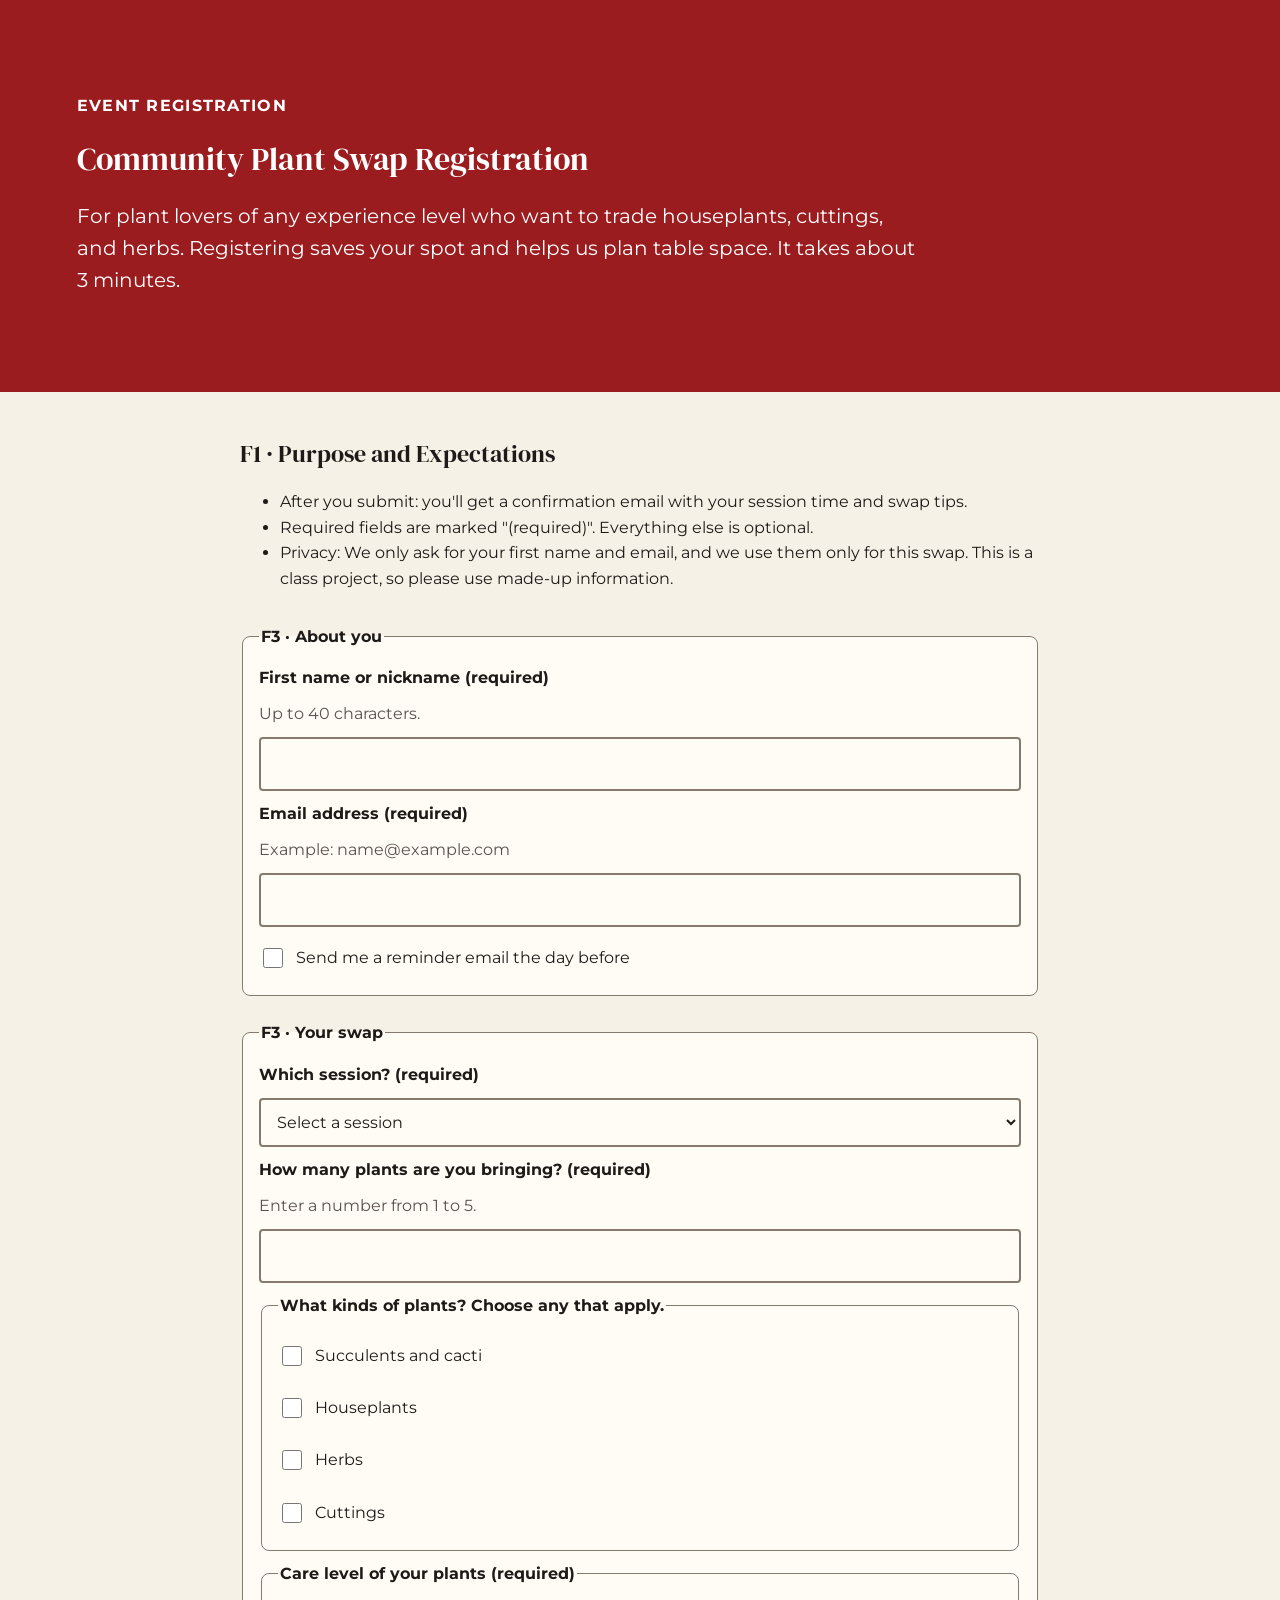
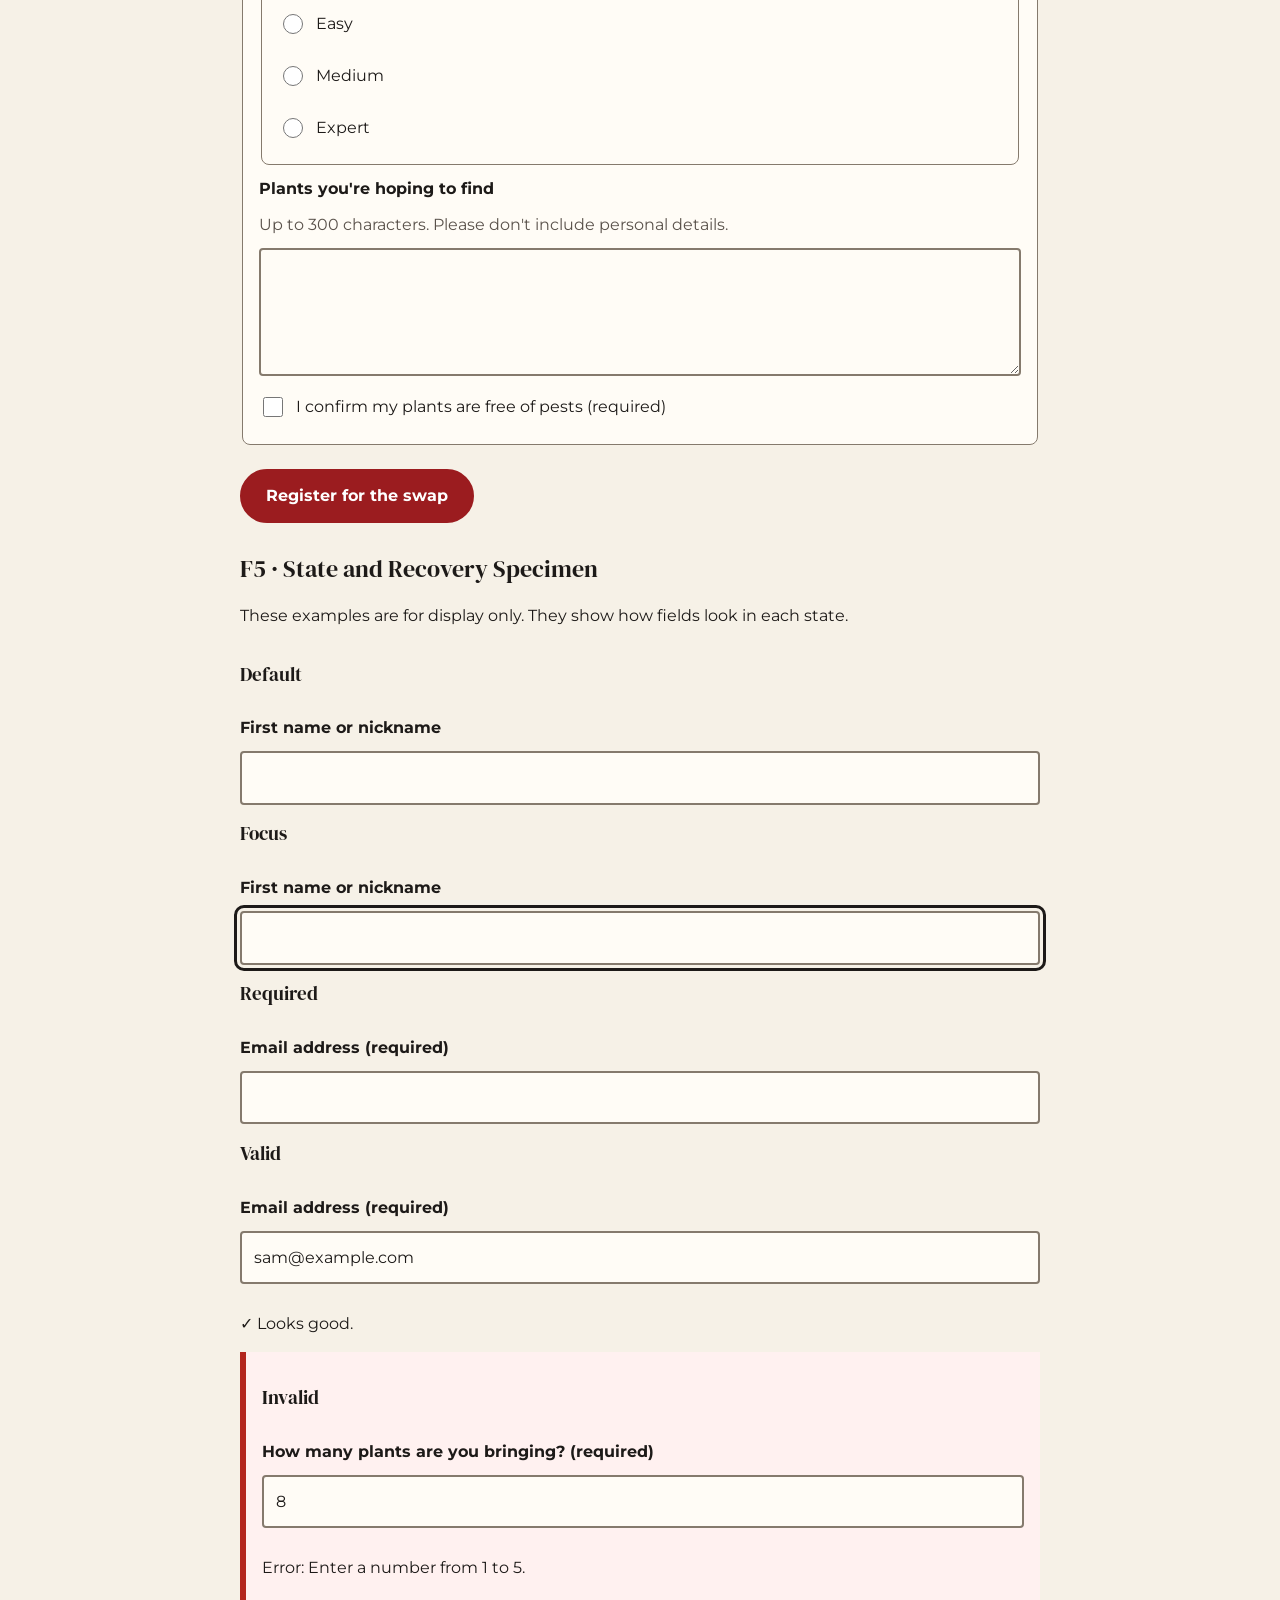
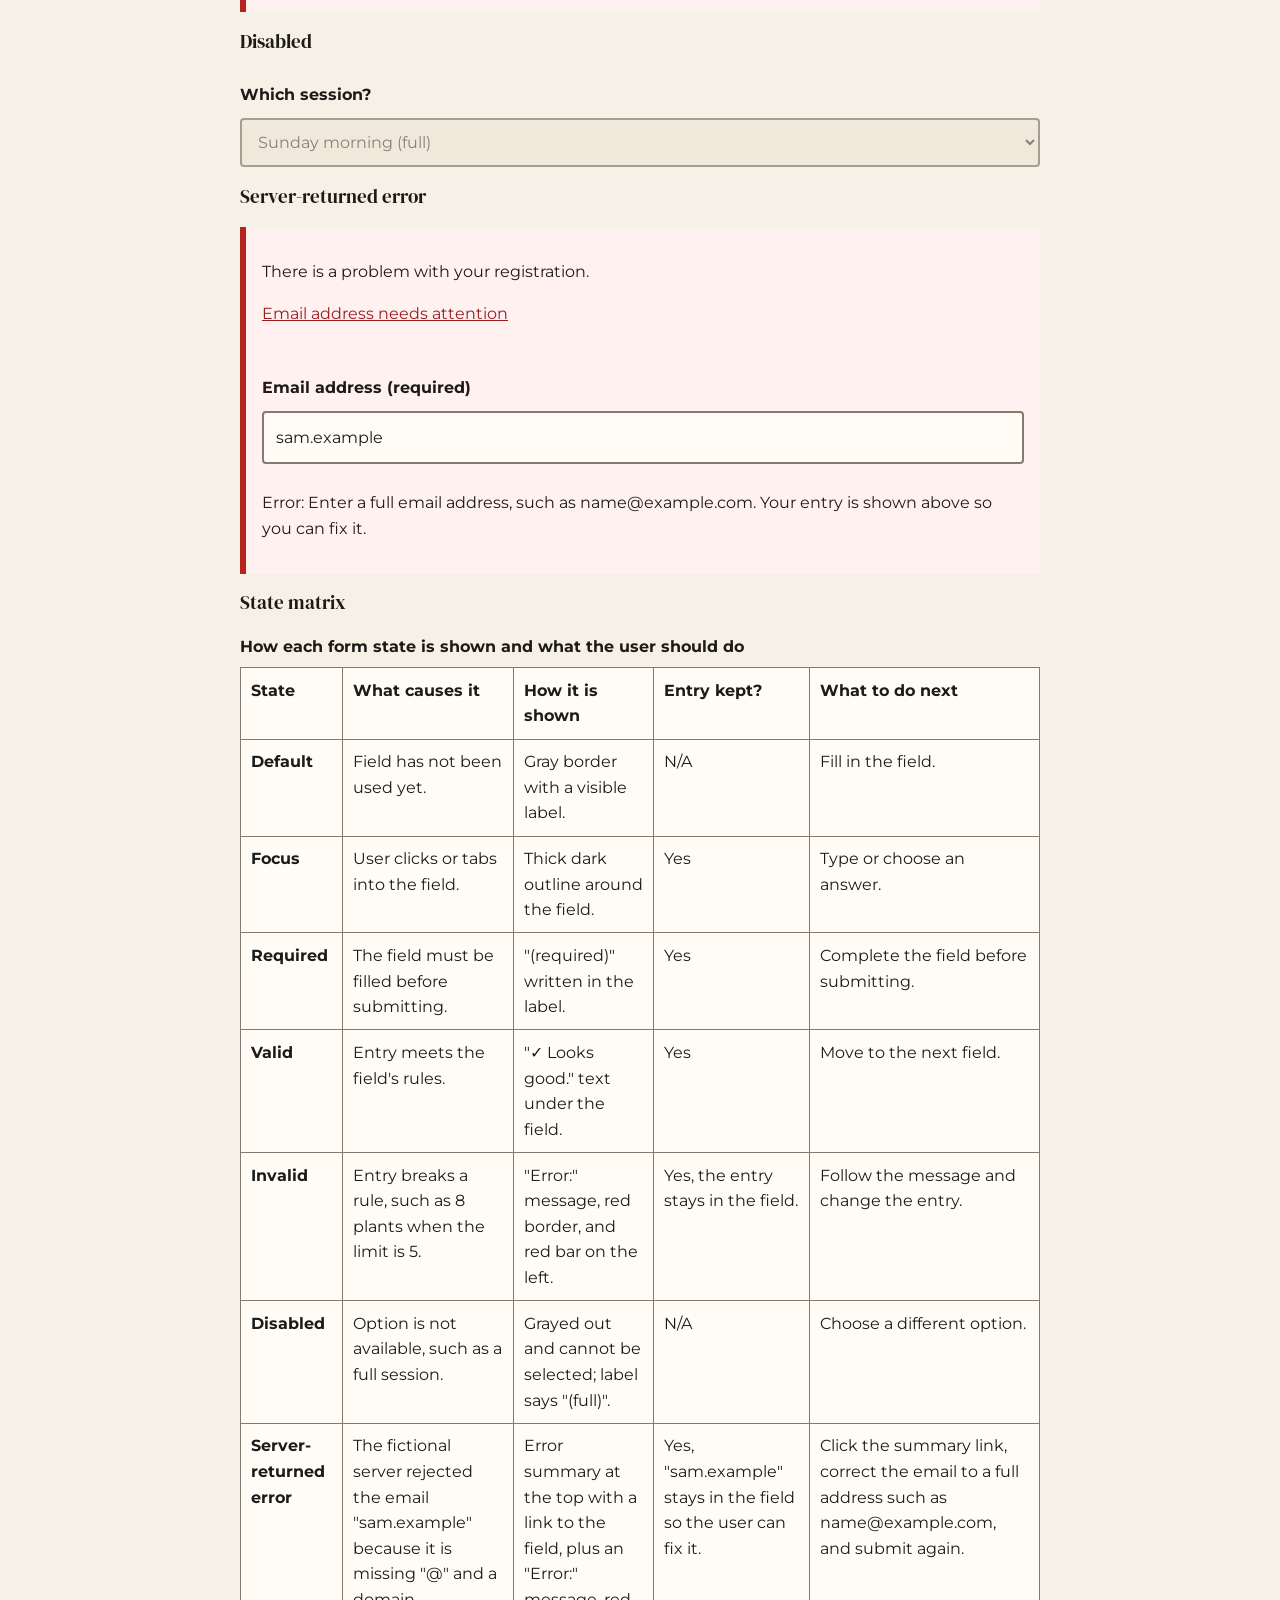
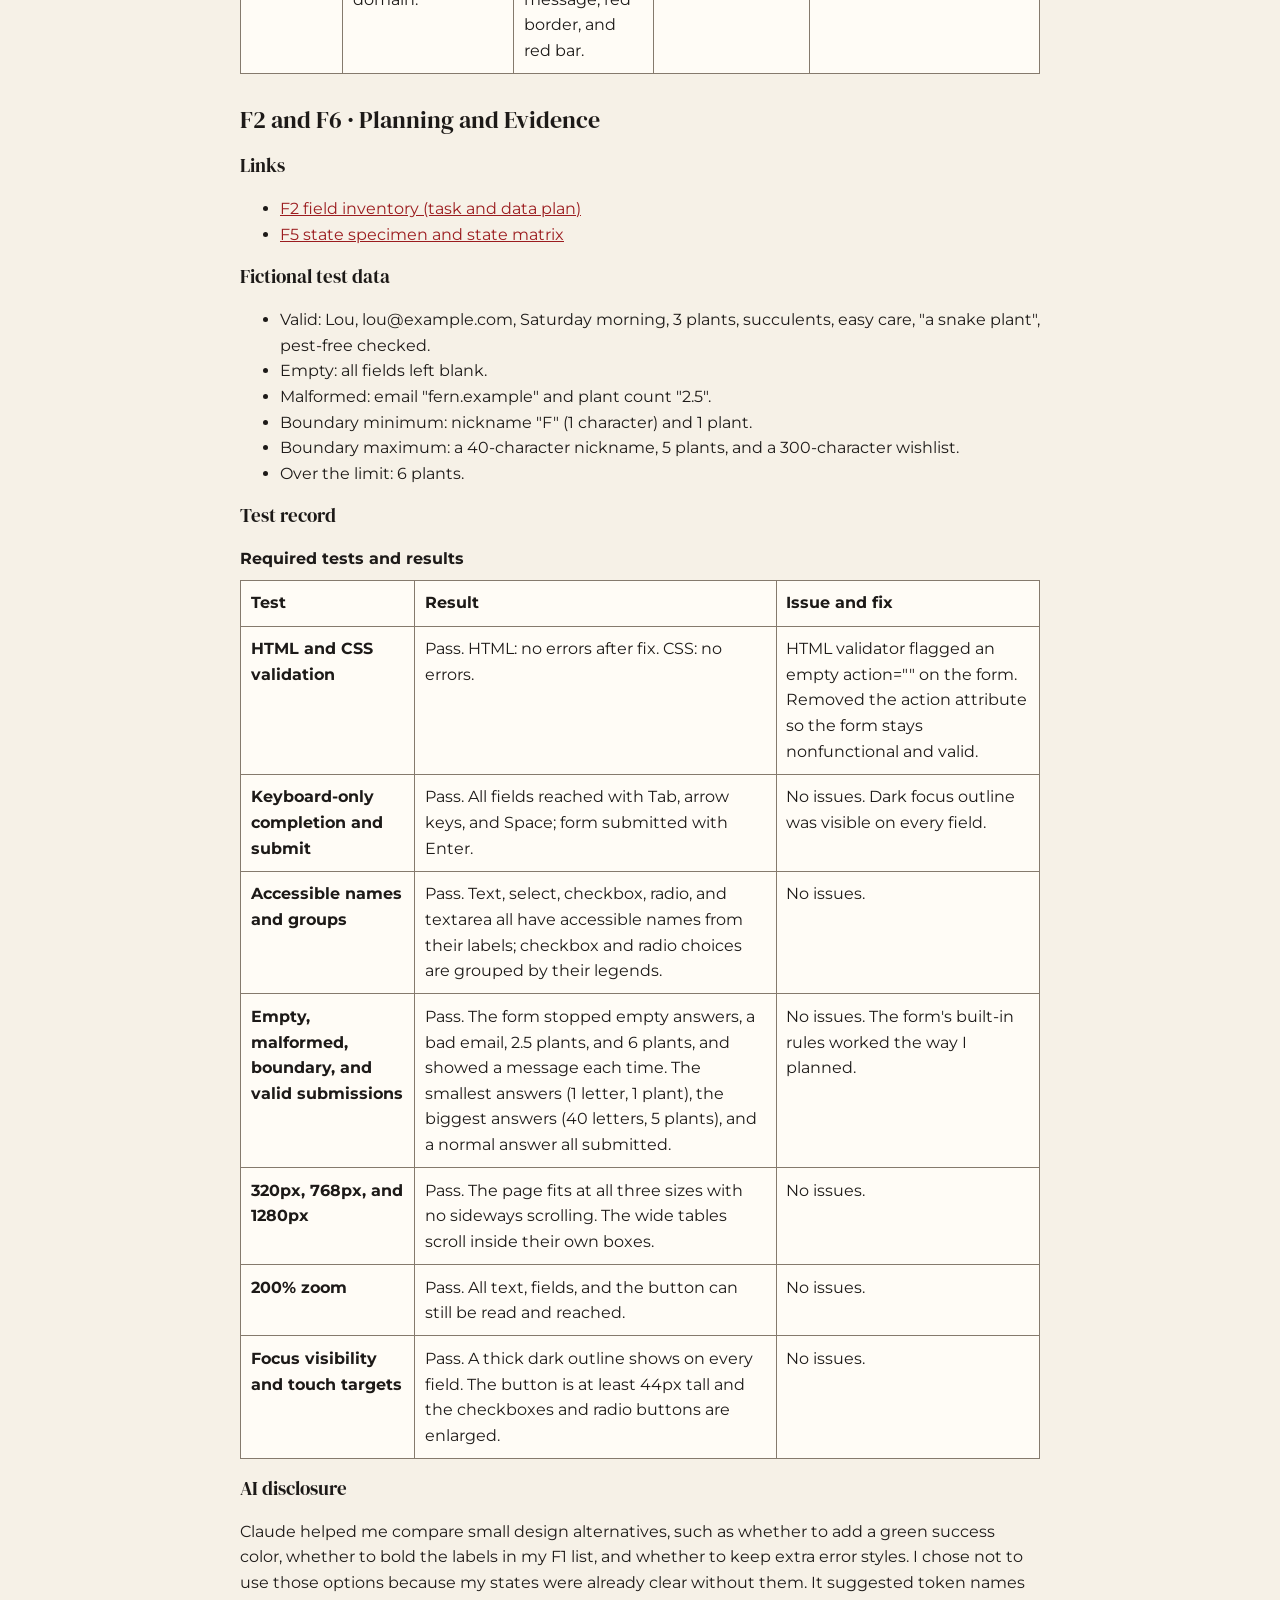
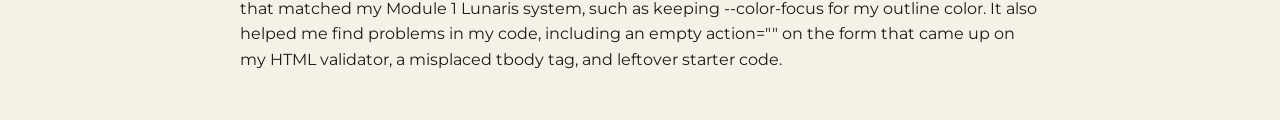
<file: index.html>
<!doctype html>
<html lang="en">

<head>
    <meta charset="utf-8">
    <meta name="viewport" content="width=device-width,initial-scale=1">
    <title>Plant Swap Registration</title>
    <link rel="preconnect" href="https://fonts.googleapis.com">
    <link rel="preconnect" href="https://fonts.gstatic.com" crossorigin>
    <link
        href="https://fonts.googleapis.com/css2?family=DM+Serif+Display&amp;family=Montserrat:wght@400;700&amp;display=swap"
        rel="stylesheet">
    <link rel="stylesheet" href="styles.css">
</head>

<body>
    <header class="page-header">
        <p class="eyebrow">Event Registration</p>
        <h1>Community Plant Swap Registration</h1>
        <p class="lede">For plant lovers of any experience level who want to trade houseplants, cuttings, and herbs.
            Registering saves your spot and helps us plan table space. It takes about 3 minutes.</p>
    </header>
    <main>
        <section id="expectations">
            <h2>F1 · Purpose and Expectations</h2>
            <ul>
                <li>After you submit: you'll get a confirmation email with your session time and swap tips.</li>
                <li>Required fields are marked "(required)". Everything else is optional.</li>
                <li>Privacy: We only ask for your first name and email, and we use them only for this swap. This is a
                    class project, so please use made-up information.</li>
            </ul>
        </section>
        <form method="get">
            <fieldset>
                <legend>F3 · About you</legend>
                <div class="field">
                    <label for="nickname">First name or nickname (required)</label>
                    <p class="help" id="nickname-help">Up to 40 characters.</p>
                    <input id="nickname" name="nickname" type="text" autocomplete="given-name" maxlength="40" required
                        aria-describedby="nickname-help">
                </div>
                <div class="field">
                    <label for="email">Email address (required)</label>
                    <p class="help" id="email-help">Example: name@example.com</p>
                    <input id="email" name="email" type="email" autocomplete="email" required
                        aria-describedby="email-help">
                </div>

                <label class="choice">
                    <input type="checkbox" name="reminder" value="yes"> Send me a reminder email the day before
                </label>
            </fieldset>


            <fieldset>
                <legend>F3 · Your swap</legend>

                <div class="field">
                    <label for="session">Which session? (required)</label>
                    <select id="session" name="session" required>
                        <option value="">Select a session</option>
                        <option value="sat-am">Saturday morning</option>
                        <option value="sat-pm">Saturday afternoon</option>
                        <option value="sun-am">Sunday morning</option>
                    </select>
                </div>

                <div class="field">
                    <label for="plant-count">How many plants are you bringing? (required)</label>
                    <p class="help" id="plant-count-help">Enter a number from 1 to 5.</p>
                    <input id="plant-count" name="plant_count" type="number" inputmode="numeric" min="1" max="5"
                        required aria-describedby="plant-count-help">
                </div>

                <fieldset>
                    <legend>What kinds of plants? Choose any that apply.</legend>
                    <label class="choice"><input type="checkbox" name="plant_types" value="succulents"> Succulents and
                        cacti</label>
                    <label class="choice"><input type="checkbox" name="plant_types" value="houseplants">
                        Houseplants</label>
                    <label class="choice"><input type="checkbox" name="plant_types" value="herbs"> Herbs</label>
                    <label class="choice"><input type="checkbox" name="plant_types" value="cuttings"> Cuttings</label>
                </fieldset>

                <fieldset>
                    <legend>Care level of your plants (required)</legend>
                    <label class="choice"><input type="radio" name="care_level" value="easy" required> Easy</label>
                    <label class="choice"><input type="radio" name="care_level" value="medium"> Medium</label>
                    <label class="choice"><input type="radio" name="care_level" value="expert"> Expert</label>
                </fieldset>

                <div class="field">
                    <label for="wishlist">Plants you're hoping to find</label>
                    <p class="help" id="wishlist-help">Up to 300 characters. Please don't include personal details.</p>
                    <textarea id="wishlist" name="wishlist" maxlength="300" aria-describedby="wishlist-help"></textarea>
                </div>

                <label class="choice">
                    <input type="checkbox" name="pest_free" value="confirmed" required> I confirm my plants are free of
                    pests (required)
                </label>
            </fieldset>
            <button type="submit">Register for the swap</button>
        </form>
        <section id="states">
            <h2>F5 · State and Recovery Specimen</h2>
            <p>These examples are for display only. They show how fields look in each state.</p>

            <div class="field">
                <h3>Default</h3>
                <label for="spec-default">First name or nickname</label>
                <input id="spec-default" type="text">
            </div>

            <div class="field">
                <h3>Focus</h3>
                <label for="spec-focus">First name or nickname</label>
                <input id="spec-focus" class="is-focus" type="text">
            </div>

            <div class="field">
                <h3>Required</h3>
                <label for="spec-required">Email address (required)</label>
                <input id="spec-required" type="email" required>
            </div>

            <div class="field field-valid">
                <h3>Valid</h3>
                <label for="spec-valid">Email address (required)</label>
                <input id="spec-valid" type="email" value="sam@example.com" aria-describedby="spec-valid-msg">
                <p id="spec-valid-msg">✓ Looks good.</p>
            </div>

            <div class="field field-error">
                <h3>Invalid</h3>
                <label for="spec-invalid">How many plants are you bringing? (required)</label>
                <input id="spec-invalid" type="number" value="8" aria-invalid="true"
                    aria-describedby="spec-invalid-msg">
                <p id="spec-invalid-msg">Error: Enter a number from 1 to 5.</p>
            </div>

            <div class="field">
                <h3>Disabled</h3>
                <label for="spec-disabled">Which session?</label>
                <select id="spec-disabled" disabled>
                    <option>Sunday morning (full)</option>
                </select>
            </div>

            <h3>Server-returned error</h3>
            <div class="error-summary">
                <p>There is a problem with your registration.</p>
                <p><a href="#error-example">Email address needs attention</a></p>
            </div>
            <div class="field field-error">
                <label for="error-example">Email address (required)</label>
                <input id="error-example" type="email" value="sam.example" aria-invalid="true"
                    aria-describedby="error-message">
                <p id="error-message">Error: Enter a full email address, such as name@example.com. Your entry is shown
                    above so you can fix it.</p>
            </div>

            <h3>State matrix</h3>
            <div class="table-region" role="region" aria-label="State matrix" tabindex="0">
                <table>
                    <caption>How each form state is shown and what the user should do</caption>
                    <thead>
                        <tr>
                            <th scope="col">State</th>
                            <th scope="col">What causes it</th>
                            <th scope="col">How it is shown</th>
                            <th scope="col">Entry kept?</th>
                            <th scope="col">What to do next</th>
                        </tr>
                    </thead>
                    <tbody>
                        <tr>
                            <th scope="row">Default</th>
                            <td>Field has not been used yet.</td>
                            <td>Gray border with a visible label.</td>
                            <td>N/A</td>
                            <td>Fill in the field.</td>
                        </tr>
                        <tr>
                            <th scope="row">Focus</th>
                            <td>User clicks or tabs into the field.</td>
                            <td>Thick dark outline around the field.</td>
                            <td>Yes</td>
                            <td>Type or choose an answer.</td>
                        </tr>
                        <tr>
                            <th scope="row">Required</th>
                            <td>The field must be filled before submitting.</td>
                            <td>"(required)" written in the label.</td>
                            <td>Yes</td>
                            <td>Complete the field before submitting.</td>
                        </tr>
                        <tr>
                            <th scope="row">Valid</th>
                            <td>Entry meets the field's rules.</td>
                            <td>"✓ Looks good." text under the field.</td>
                            <td>Yes</td>
                            <td>Move to the next field.</td>
                        </tr>
                        <tr>
                            <th scope="row">Invalid</th>
                            <td>Entry breaks a rule, such as 8 plants when the limit is 5.</td>
                            <td>"Error:" message, red border, and red bar on the left.</td>
                            <td>Yes, the entry stays in the field.</td>
                            <td>Follow the message and change the entry.</td>
                        </tr>
                        <tr>
                            <th scope="row">Disabled</th>
                            <td>Option is not available, such as a full session.</td>
                            <td>Grayed out and cannot be selected; label says "(full)".</td>
                            <td>N/A</td>
                            <td>Choose a different option.</td>
                        </tr>
                        <tr>
                            <th scope="row">Server-returned error</th>
                            <td>The fictional server rejected the email "sam.example" because it is missing "@" and
                                a domain.</td>
                            <td>Error summary at the top with a link to the field, plus an "Error:" message, red
                                border, and red bar.</td>
                            <td>Yes, "sam.example" stays in the field so the user can fix it.</td>
                            <td>Click the summary link, correct the email to a full address such as
                                name@example.com, and submit again.</td>
                        </tr>
                    </tbody>
                </table>
            </div>
        </section>
        <section id="documentation">
            <h2>F2 and F6 · Planning and Evidence</h2>

            <h3>Links</h3>
            <ul>
                <li><a href="field-inventory-template.html">F2 field inventory (task and data plan)</a></li>
                <li><a href="#states">F5 state specimen and state matrix</a></li>
            </ul>

            <h3>Fictional test data</h3>
            <ul>
                <li>Valid: Lou, lou@example.com, Saturday morning, 3 plants, succulents, easy care, "a snake plant",
                    pest-free checked.</li>
                <li>Empty: all fields left blank.</li>
                <li>Malformed: email "fern.example" and plant count "2.5".</li>
                <li>Boundary minimum: nickname "F" (1 character) and 1 plant.</li>
                <li>Boundary maximum: a 40-character nickname, 5 plants, and a 300-character wishlist.</li>
                <li>Over the limit: 6 plants.</li>
            </ul>

            <h3>Test record</h3>
            <div class="table-region" role="region" aria-label="Test record" tabindex="0">
                <table>
                    <caption>Required tests and results</caption>
                    <thead>
                        <tr>
                            <th scope="col">Test</th>
                            <th scope="col">Result</th>
                            <th scope="col">Issue and fix</th>
                        </tr>
                    </thead>
                    <tbody>
                        <tr>
                            <th scope="row">HTML and CSS validation</th>
                            <td>Pass. HTML: no errors after fix. CSS: no errors.</td>
                            <td>HTML validator flagged an empty action="" on the form. Removed the action attribute so
                                the form stays nonfunctional and valid.</td>
                        </tr>
                        <tr>
                            <th scope="row">Keyboard-only completion and submit</th>
                            <td>Pass. All fields reached with Tab, arrow keys, and Space; form submitted with Enter.
                            </td>
                            <td>No issues. Dark focus outline was visible on every field.</td>
                        </tr>
                        <tr>
                            <th scope="row">Accessible names and groups</th>
                            <td>Pass. Text, select, checkbox, radio, and textarea all have accessible names from their
                                labels; checkbox and radio choices are grouped by their legends.</td>
                            <td>No issues.</td>
                        </tr>
                        <tr>
                            <th scope="row">Empty, malformed, boundary, and valid submissions</th>
                            <td>Pass. The form stopped empty answers, a bad email, 2.5 plants, and 6 plants, and showed
                                a message each time. The smallest answers (1 letter, 1 plant), the biggest answers (40
                                letters, 5 plants), and a normal answer all submitted.</td>
                            <td>No issues. The form's built-in rules worked the way I planned.</td>
                        </tr>
                        <tr>
                            <th scope="row">320px, 768px, and 1280px</th>
                            <td>Pass. The page fits at all three sizes with no sideways scrolling. The wide tables
                                scroll inside their own boxes.</td>
                            <td>No issues.</td>
                        </tr>
                        <tr>
                            <th scope="row">200% zoom</th>
                            <td>Pass. All text, fields, and the button can still be read and reached.</td>
                            <td>No issues.</td>
                        </tr>
                        <tr>
                            <th scope="row">Focus visibility and touch targets</th>
                            <td>Pass. A thick dark outline shows on every field. The button is at least 44px tall and
                                the checkboxes and radio buttons are enlarged.</td>
                            <td>No issues.</td>
                        </tr>
                    </tbody>
                </table>
            </div>

            <h3>AI disclosure</h3>
            <p>Claude helped me compare small design alternatives, such as whether to add a green success color, whether
                to bold the labels in my F1 list, and whether to keep extra error styles. I chose not to use those
                options because my states were already clear without them. It suggested token names that matched my
                Module 1 Lunaris system, such as keeping --color-focus for my outline color. It also helped me find
                problems in my code, including an empty action="" on the form that came up on my HTML validator, a
                misplaced tbody tag, and leftover
                starter code.
            </p>
        </section>
    </main>
</body>

</html>
</file>
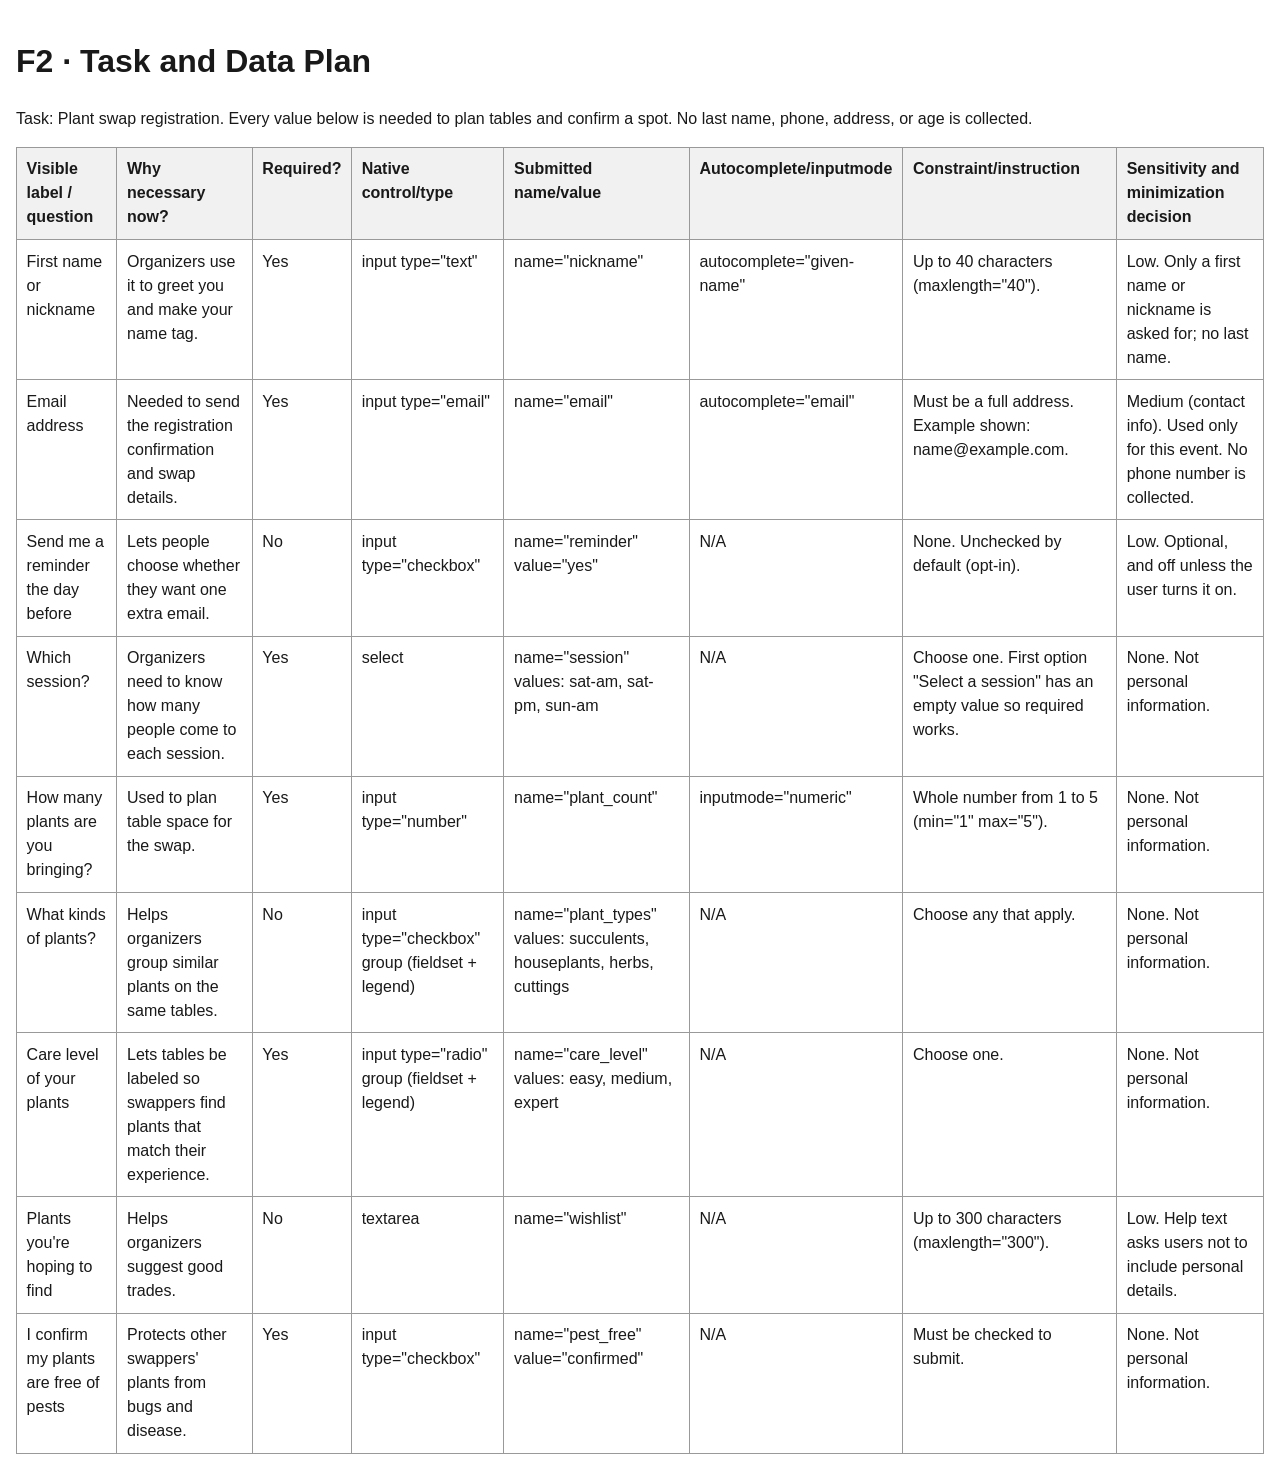
<file: field-inventory-template.html>
<!doctype html>
<html lang="en">
    <head>
        <meta charset="utf-8">
        <meta name="viewport" content="width=device-width,initial-scale=1">
        <title>Field Inventory</title>
        <style>
        body{
            font-family:Arial,sans-serif;
            line-height:1.5;
            max-width:80rem;
            margin:auto;
            padding:1rem;
            color:#191919;
        }
        table{
            width:100%;
            border-collapse:collapse;
        }
        th,td{
            padding:.6rem;
            border:1px solid #999;
            text-align:left;
            vertical-align:top;
        }
        th{
            background:#f1f1f1;
        }
        </style>
        </head>
        <body>
            <h1>F2 · Task and Data Plan</h1>
            <p>Task: Plant swap registration. Every value below is needed to plan tables and confirm a spot. No last name, phone, address, or age is collected.</p>
            <table>
                <thead>
                    <tr>
                        <th>Visible label / question</th>
                        <th>Why necessary now?</th>
                        <th>Required?</th>
                        <th>Native control/type</th>
                        <th>Submitted name/value</th>
                        <th>Autocomplete/inputmode</th>
                        <th>Constraint/instruction</th>
                        <th>Sensitivity and minimization decision</th>
                    </tr>
                </thead>
                <tbody>
                    <tr>
                        <td>First name or nickname</td>
                        <td>Organizers use it to greet you and make your name tag.</td>
                        <td>Yes</td>
                        <td>input type="text"</td>
                        <td>name="nickname"</td>
                        <td>autocomplete="given-name"</td>
                        <td>Up to 40 characters (maxlength="40").</td>
                        <td>Low. Only a first name or nickname is asked for; no last name.</td>
                    </tr>
                    <tr>
                        <td>Email address</td>
                        <td>Needed to send the registration confirmation and swap details.</td>
                        <td>Yes</td>
                        <td>input type="email"</td>
                        <td>name="email"</td>
                        <td>autocomplete="email"</td>
                        <td>Must be a full address. Example shown: name@example.com.</td>
                        <td>Medium (contact info). Used only for this event. No phone number is collected.</td>
                    </tr>
                    <tr>
                        <td>Send me a reminder the day before</td>
                        <td>Lets people choose whether they want one extra email.</td>
                        <td>No</td>
                        <td>input type="checkbox"</td>
                        <td>name="reminder" value="yes"</td>
                        <td>N/A</td>
                        <td>None. Unchecked by default (opt-in).</td>
                        <td>Low. Optional, and off unless the user turns it on.</td>
                    </tr>
                    <tr>
                        <td>Which session?</td>
                        <td>Organizers need to know how many people come to each session.</td>
                        <td>Yes</td>
                        <td>select</td>
                        <td>name="session" values: sat-am, sat-pm, sun-am</td>
                        <td>N/A</td>
                        <td>Choose one. First option "Select a session" has an empty value so required works.</td>
                        <td>None. Not personal information.</td>
                    </tr>
                    <tr>
                        <td>How many plants are you bringing?</td>
                        <td>Used to plan table space for the swap.</td>
                        <td>Yes</td>
                        <td>input type="number"</td>
                        <td>name="plant_count"</td>
                        <td>inputmode="numeric"</td>
                        <td>Whole number from 1 to 5 (min="1" max="5").</td>
                        <td>None. Not personal information.</td>
                    </tr>
                    <tr>
                        <td>What kinds of plants?</td>
                        <td>Helps organizers group similar plants on the same tables.</td>
                        <td>No</td>
                        <td>input type="checkbox" group (fieldset + legend)</td>
                        <td>name="plant_types" values: succulents, houseplants, herbs, cuttings</td>
                        <td>N/A</td>
                        <td>Choose any that apply.</td>
                        <td>None. Not personal information.</td>
                    </tr>
                    <tr>
                        <td>Care level of your plants</td>
                        <td>Lets tables be labeled so swappers find plants that match their experience.</td>
                        <td>Yes</td>
                        <td>input type="radio" group (fieldset + legend)</td>
                        <td>name="care_level" values: easy, medium, expert</td>
                        <td>N/A</td>
                        <td>Choose one.</td>
                        <td>None. Not personal information.</td>
                    </tr>
                    <tr>
                        <td>Plants you're hoping to find</td>
                        <td>Helps organizers suggest good trades.</td>
                        <td>No</td>
                        <td>textarea</td>
                        <td>name="wishlist"</td>
                        <td>N/A</td>
                        <td>Up to 300 characters (maxlength="300").</td>
                        <td>Low. Help text asks users not to include personal details.</td>
                    </tr>
                    <tr>
                        <td>I confirm my plants are free of pests</td>
                        <td>Protects other swappers' plants from bugs and disease.</td>
                        <td>Yes</td>
                        <td>input type="checkbox"</td>
                        <td>name="pest_free" value="confirmed"</td>
                        <td>N/A</td>
                        <td>Must be checked to submit.</td>
                        <td>None. Not personal information.</td>
                    </tr>
                </tbody>
            </table>
        </body>
        </html>
</file>
<file: styles.css>
/* =============================================
   Plant Swap Registration
   This page uses my Module 1 "Lunaris" design system
   so it matches the colors, fonts, and buttons I made before.
   1. Tokens
   2. Reset
   3. Text
   4. Header
   5. Layout
   6. Form controls
   7. Buttons
   8. Focus
   9. States (F5 examples)
   10. Tables
   ============================================= */


/* ---------- 1. TOKENS ---------- */

/* Stores my Lunaris colors, sizes, and fonts in one place
   so I can reuse them everywhere instead of typing them again */
:root {
  /* Colors */
  --color-bg: #F6F1E7;            /* cream background for the page */
  --color-surface: #FFFCF6;       /* lighter background for boxes and inputs */
  --color-surface-alt: #EDE5D6;   /* background for things that are turned off */
  --color-text: #1D1A18;          /* main text color, almost black */
  --color-muted: #5A524B;         /* lighter color for hint text */
  --color-border: #857A6D;        /* border color for inputs and boxes */
  --color-action: #9B1C1F;        /* red color for the header, button, and links */
  --color-action-hover: #7A1418;  /* darker red when hovering over the button */
  --color-on-action: #FFFFFF;     /* white text that sits on top of red */
  --color-focus: #1D1A18;         /* outline color when using the keyboard */
  --color-error: #b3261e;         /* red for error messages (new for this form) */

  /* Spacing and sizes */
  --space-3: 1rem;      /* standard space around the page */
  --radius: 8px;        /* how rounded the corners of boxes are */
  --radius-pill: 999px; /* makes the button fully rounded like a pill */
  --measure: 65ch;      /* keeps long text from stretching too wide */

  /* Fonts */
  --font-display: "DM Serif Display", Georgia, serif;  /* fancy font for headings */
  --font-body: "Montserrat", Arial, sans-serif;        /* easy-to-read font for everything else */
}


/* ---------- 2. RESET ---------- */

/* Makes sure padding and borders are included in the element's total width */
*,
*::before,
*::after {
  box-sizing: border-box;
}

/* Removes the default space around the page and sets the main colors and font */
body {
  margin: 0;
  color: var(--color-text);
  background: var(--color-bg);
  font-family: var(--font-body);
  line-height: 1.6;
}


/* ---------- 3. TEXT ---------- */

/* Makes all headings use my Lunaris heading font */
h1,
h2,
h3 {
  font-family: var(--font-display);
  font-weight: 400;
  line-height: 1.2;
}

/* Uses the red action color for links */
a {
  color: var(--color-action);
}

/* Makes the underline thicker when hovering over a link */
a:hover {
  text-decoration-thickness: 2px;
}


/* ---------- 4. HEADER ---------- */

/* Gives the top of the page a red background with white text */
.page-header {
  padding: clamp(2rem, 6vw, 5rem);  /* more space on big screens, less on phones */
  background: var(--color-action);
  color: var(--color-on-action);
}

/* The small label above the title ("Event Registration") */
.eyebrow {
  color: var(--color-on-action);
  font-weight: 700;
  text-transform: uppercase;  /* shows it in all capital letters */
  letter-spacing: 0.08em;     /* adds a little space between letters */
}

/* The intro paragraph under the title */
.lede {
  max-width: var(--measure);
  font-size: 1.25rem;
}


/* ---------- 5. LAYOUT ---------- */

/* Keeps the page content centered and not too wide */
main {
  max-width: 52rem;
  margin: auto;
  padding: var(--space-3);
}

/* Adds space above and below each section and the form */
section,
form {
  margin-block: 2rem;
}

/* Stacks the form pieces on top of each other with space between them */
form,
fieldset,
.field {
  display: grid;
  gap: 0.65rem;
}

/* Adds a little more space between the big parts of the form */
form {
  gap: 1.5rem;
}

/* Puts each group of questions in a box with rounded corners */
fieldset {
  padding: 1rem;
  background: var(--color-surface);
  border: 1px solid var(--color-border);
  border-radius: var(--radius);
}

/* Makes question labels and group titles bold */
legend,
label {
  font-weight: 700;
}

/* Makes the hint text (like "Up to 40 characters") lighter and smaller-looking */
.help {
  margin: 0;
  color: var(--color-muted);
}


/* ---------- 6. FORM CONTROLS ---------- */

/* Makes inputs and buttons use the same font as the page */
input,
select,
textarea,
button {
  font: inherit;
}

/* Styles text boxes, dropdowns, and the text area (but not checkboxes or radio buttons) */
input:not([type="radio"]):not([type="checkbox"]),
select,
textarea {
  width: 100%;
  padding: 0.75rem;
  background: var(--color-surface);
  color: var(--color-text);
  border: 2px solid var(--color-border);
  border-radius: 0.25rem;
}

/* Makes the text area taller and only lets people stretch it up and down */
textarea {
  min-height: 8rem;
  resize: vertical;
}

/* Lines up each checkbox or radio button with its words */
.choice {
  display: flex;
  gap: 0.65rem;
  align-items: flex-start;
  padding: 0.5rem 0;
  font-weight: 400;  /* answer choices are normal text, not bold */
}

/* Makes checkboxes and radio buttons bigger and uses my red color when checked */
.choice input {
  inline-size: 1.25rem;
  block-size: 1.25rem;
  accent-color: var(--color-action);
}


/* ---------- 7. BUTTONS ---------- */

/* My Lunaris pill-shaped red button */
button {
  justify-self: start;   /* keeps the button from stretching across the page */
  min-height: 44px;      /* big enough to tap easily on a phone */
  padding: 0.75rem 1.5rem;
  background: var(--color-action);
  color: var(--color-on-action);
  border: 2px solid var(--color-action);
  border-radius: var(--radius-pill);
  font-weight: 700;
  cursor: pointer;
}

/* Makes the button darker when hovering over it */
button:hover {
  background: var(--color-action-hover);
  border-color: var(--color-action-hover);
}

/* Makes turned-off buttons look gray and shows they can't be clicked */
button:disabled {
  background: var(--color-surface-alt);
  border-color: var(--color-border);
  color: var(--color-muted);
  cursor: not-allowed;
}

/* Makes turned-off dropdowns look gray too (used in the Disabled example) */
select:disabled {
  background: var(--color-surface-alt);
  color: var(--color-muted);
  cursor: not-allowed;
}


/* ---------- 8. FOCUS ---------- */

/* Adds my Lunaris thick dark outline when someone uses the Tab key */
:focus-visible {
  outline: 3px solid var(--color-focus);
  outline-offset: 3px;
}


/* ---------- 9. STATES (F5 examples) ---------- */

/* Gives error boxes a red bar on the left and a light pink background
   so errors don't rely on color alone */
.error-summary,
.field-error {
  padding: 1rem;
  border-left: 0.4rem solid var(--color-error);
  background: #fff1f0;
}

/* Gives the box with the mistake a red border */
.field-error input {
  border-color: var(--color-error);
}

/* Copies the real focus outline so the Focus example always shows it */
.is-focus {
  outline: 3px solid var(--color-focus);
  outline-offset: 3px;
}


/* ---------- 10. TABLES ---------- */

/* Lets wide tables scroll sideways on phones instead of breaking the page */
.table-region {
  overflow-x: auto;
}

/* Makes the table fill the space and joins the cell borders together */
table {
  width: 100%;
  border-collapse: collapse;
  background: var(--color-surface);
}

/* Puts the table title on the left and makes it bold */
caption {
  text-align: left;
  font-weight: 700;
  padding-bottom: 0.5rem;
}

/* Adds space and borders to every table cell */
th,
td {
  padding: 0.6rem;
  border: 1px solid var(--color-border);
  text-align: left;
  vertical-align: top;
}
</file>
